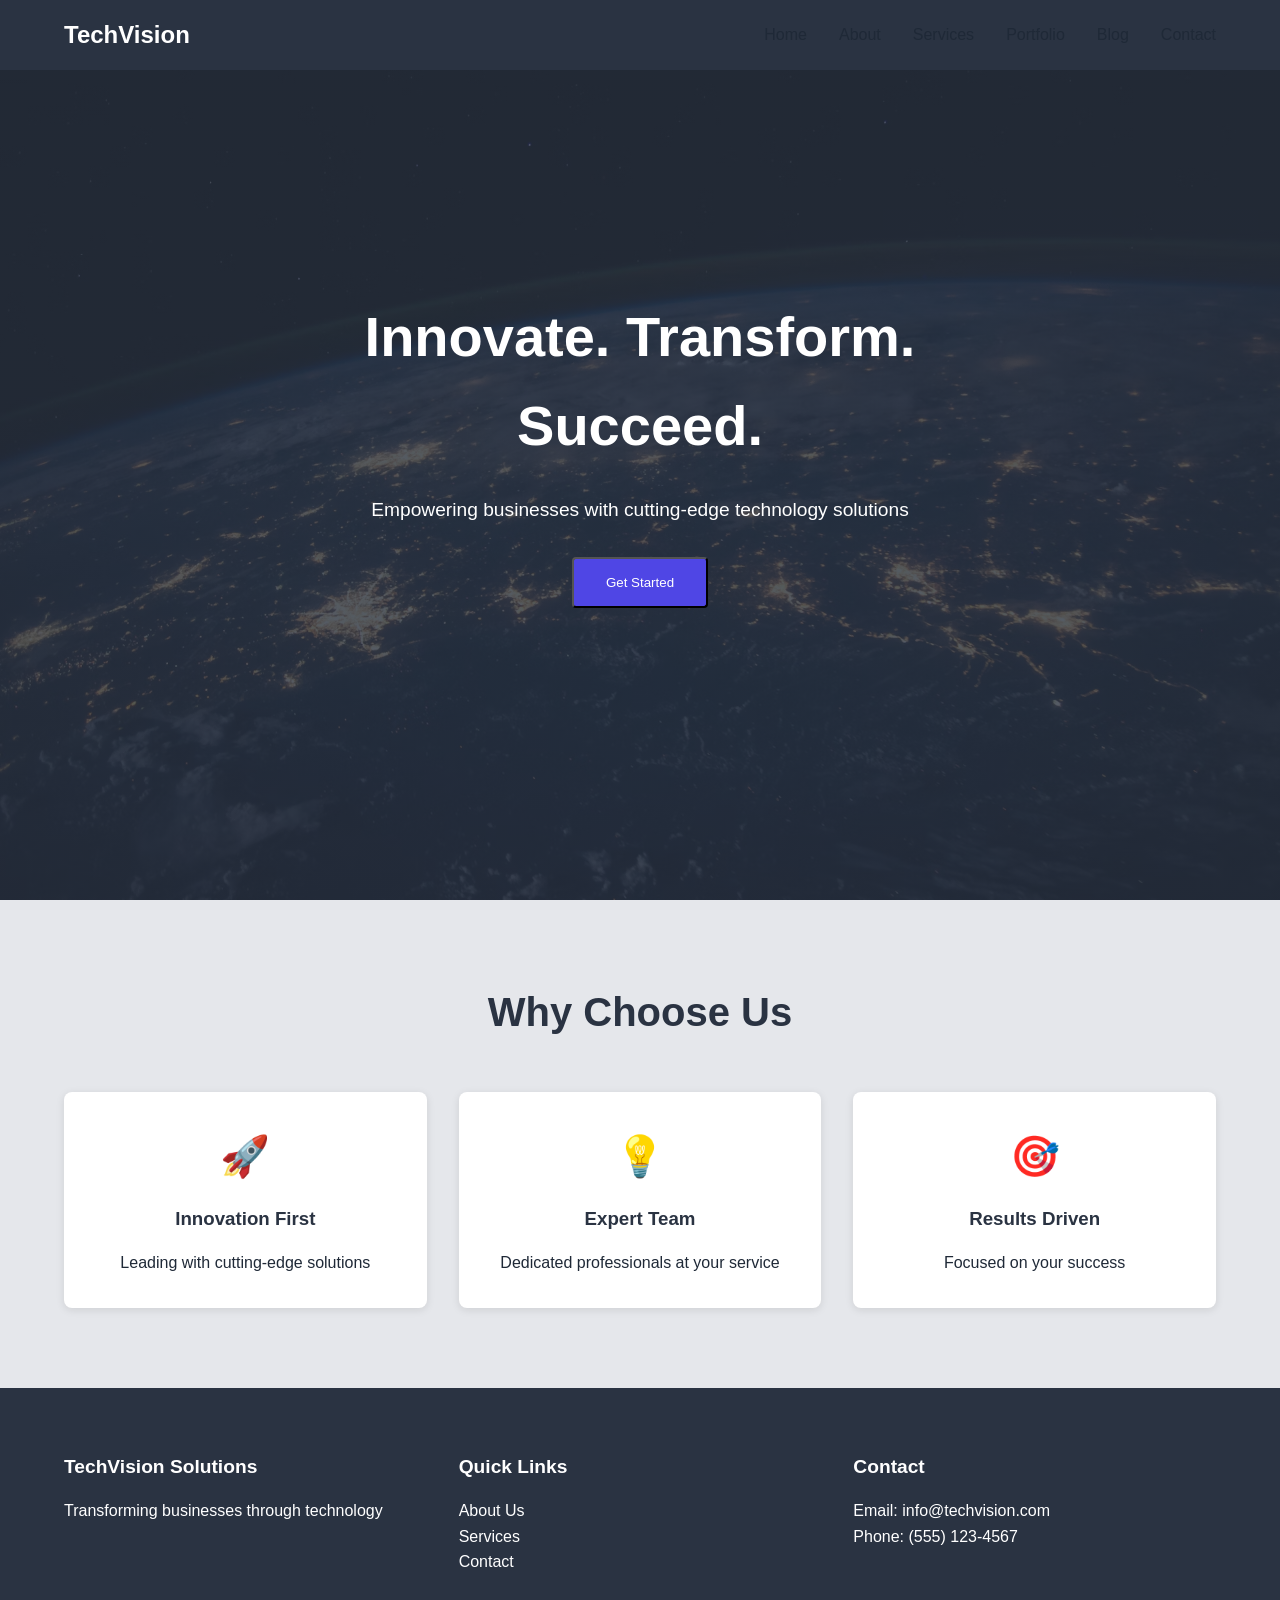
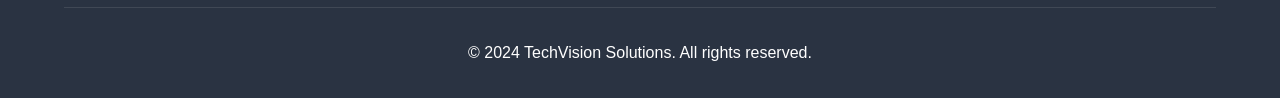
<file: src/index.html>
<!DOCTYPE html>
<html lang="en">

<head>
    <meta charset="UTF-8">
    <meta name="viewport" content="width=device-width, initial-scale=1.0">
    <title>TechVision Solutions</title>
    <link rel="stylesheet" href="../styles/common.css">
    <link rel="stylesheet" href="../styles/index.css">
</head>

<body>
    <nav class="navbar">
        <div class="nav-brand"><a href="index.html">TechVision</a></div>

        <ul class="nav-links">
            <li>Home</li>
            <li>About</li>
            <li>Services</li>
            <li>Portfolio</li>
            <li>Blog</li>
            <li>Contact</li>
        </ul>
    </nav>

    <header class="hero">
        <div class="hero-content">
            <h1 class="fade-in">Innovate. Transform. Succeed.</h1>
            <p class="slide-up">Empowering businesses with cutting-edge technology solutions</p>
            <button class="cta-button pulse">Get Started</button>
        </div>
    </header>

    <main>
        <section class="features">
            <h2>Why Choose Us</h2>
            <div class="feature-grid">
                <div class="feature-card">
                    <div class="icon">🚀</div>
                    <h3>Innovation First</h3>
                    <p>Leading with cutting-edge solutions</p>
                </div>
                <div class="feature-card">
                    <div class="icon">💡</div>
                    <h3>Expert Team</h3>
                    <p>Dedicated professionals at your service</p>
                </div>
                <div class="feature-card">
                    <div class="icon">🎯</div>
                    <h3>Results Driven</h3>
                    <p>Focused on your success</p>
                </div>
            </div>
        </section>
    </main>

    <footer>
        <div class="footer-content">
            <div class="footer-section">
                <h4>TechVision Solutions</h4>
                <p>Transforming businesses through technology</p>
            </div>
            <div class="footer-section">
                <h4>Quick Links</h4>
                <ul>
                    <li>About Us</li>
                    <li>Services</li>
                    <li>Contact</li>
                </ul>
            </div>
            <div class="footer-section">
                <h4>Contact</h4>
                <p>Email: info@techvision.com</p>
                <p>Phone: (555) 123-4567</p>
            </div>
        </div>
        <div class="footer-bottom">
            <p>&copy; 2024 TechVision Solutions. All rights reserved.</p>
        </div>
    </footer>
</body>

</html>
</file>
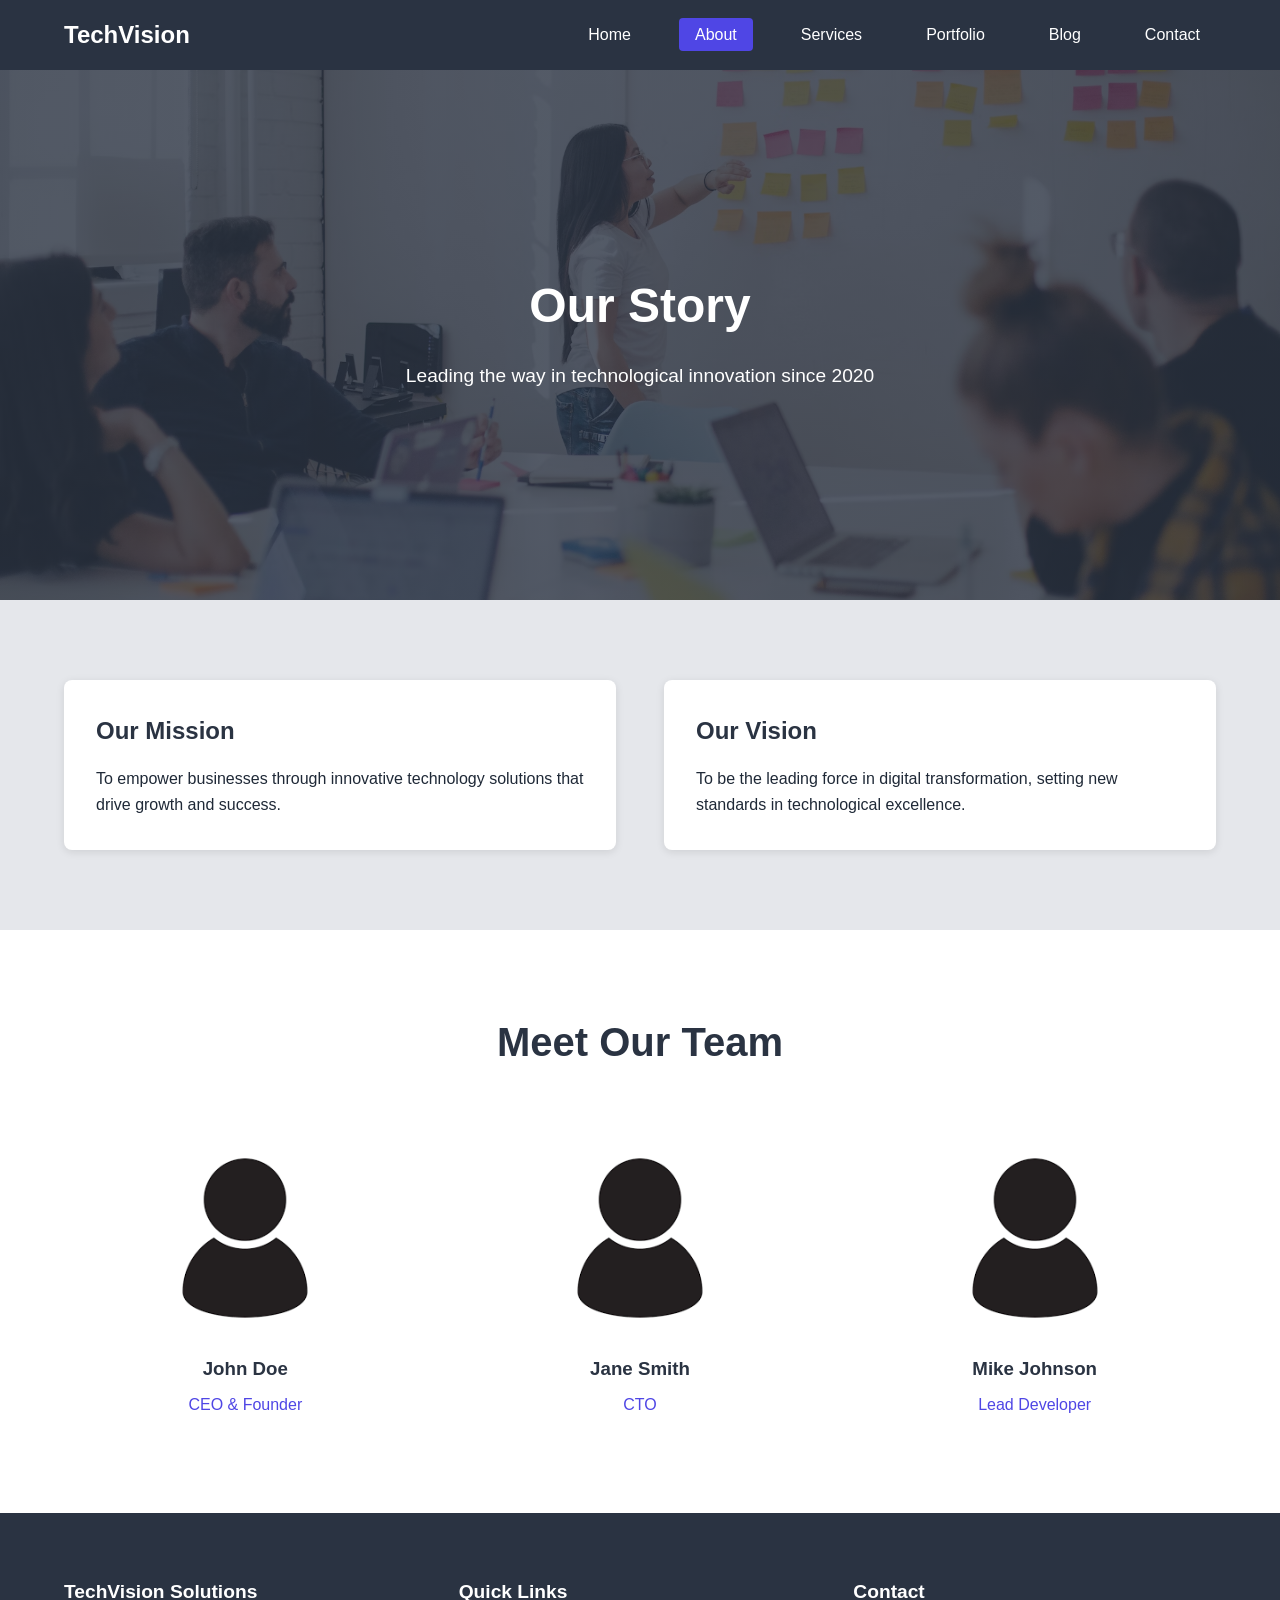
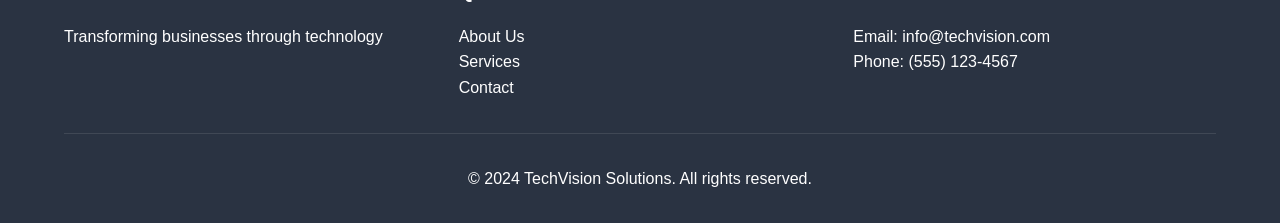
<file: src/about.html>
<!DOCTYPE html>
<html lang="en">

<head>
    <meta charset="UTF-8">
    <meta name="viewport" content="width=device-width, initial-scale=1.0">
    <title>About Us - TechVision Solutions</title>
    <link rel="stylesheet" href="../styles/common.css">
    <link rel="stylesheet" href="../styles/about.css">
</head>

<body>
    <nav class="navbar">
        <div class="nav-brand"><a href="index.html">TechVision</a></div>
        <ul class="nav-links">
            <li><a href="index.html">Home</a></li>
            <li><a href="about.html" class="active">About</a></li>
            <li><a href="services.html">Services</a></li>
            <li><a href="portfolio.html">Portfolio</a></li>
            <li><a href="blog.html">Blog</a></li>
            <li><a href="contact.html">Contact</a></li>
        </ul>
    </nav>

    <main>
        <section class="about-hero">
            <div class="about-content fade-in">
                <h1>Our Story</h1>
                <p>Leading the way in technological innovation since 2020</p>
            </div>
        </section>

        <section class="mission-vision">
            <div class="container">
                <div class="mission slide-up">
                    <h2>Our Mission</h2>
                    <p>To empower businesses through innovative technology solutions that drive growth and success.</p>
                </div>
                <div class="vision slide-up">
                    <h2>Our Vision</h2>
                    <p>To be the leading force in digital transformation, setting new standards in technological
                        excellence.</p>
                </div>
            </div>
        </section>

        <section class="team">
            <h2>Meet Our Team</h2>
            <div class="team-grid">
                <div class="team-member">
                    <div class="member-image"></div>
                    <h3>John Doe</h3>
                    <p>CEO &amp; Founder</p>
                </div>
                <div class="team-member">
                    <div class="member-image"></div>
                    <h3>Jane Smith</h3>
                    <p>CTO</p>
                </div>
                <div class="team-member">
                    <div class="member-image"></div>
                    <h3>Mike Johnson</h3>
                    <p>Lead Developer</p>
                </div>
            </div>
        </section>
    </main>

    <footer>
        <div class="footer-content">
            <div class="footer-section">
                <h4>TechVision Solutions</h4>
                <p>Transforming businesses through technology</p>
            </div>
            <div class="footer-section">
                <h4>Quick Links</h4>
                <ul>
                    <li><a href="about.html">About Us</a></li>
                    <li><a href="services.html">Services</a></li>
                    <li><a href="contact.html">Contact</a></li>
                </ul>
            </div>
            <div class="footer-section">
                <h4>Contact</h4>
                <p>Email: info@techvision.com</p>
                <p>Phone: (555) 123-4567</p>
            </div>
        </div>
        <div class="footer-bottom">
            <p>&copy; 2024 TechVision Solutions. All rights reserved.</p>
        </div>
    </footer>
</body>

</html>
</file>
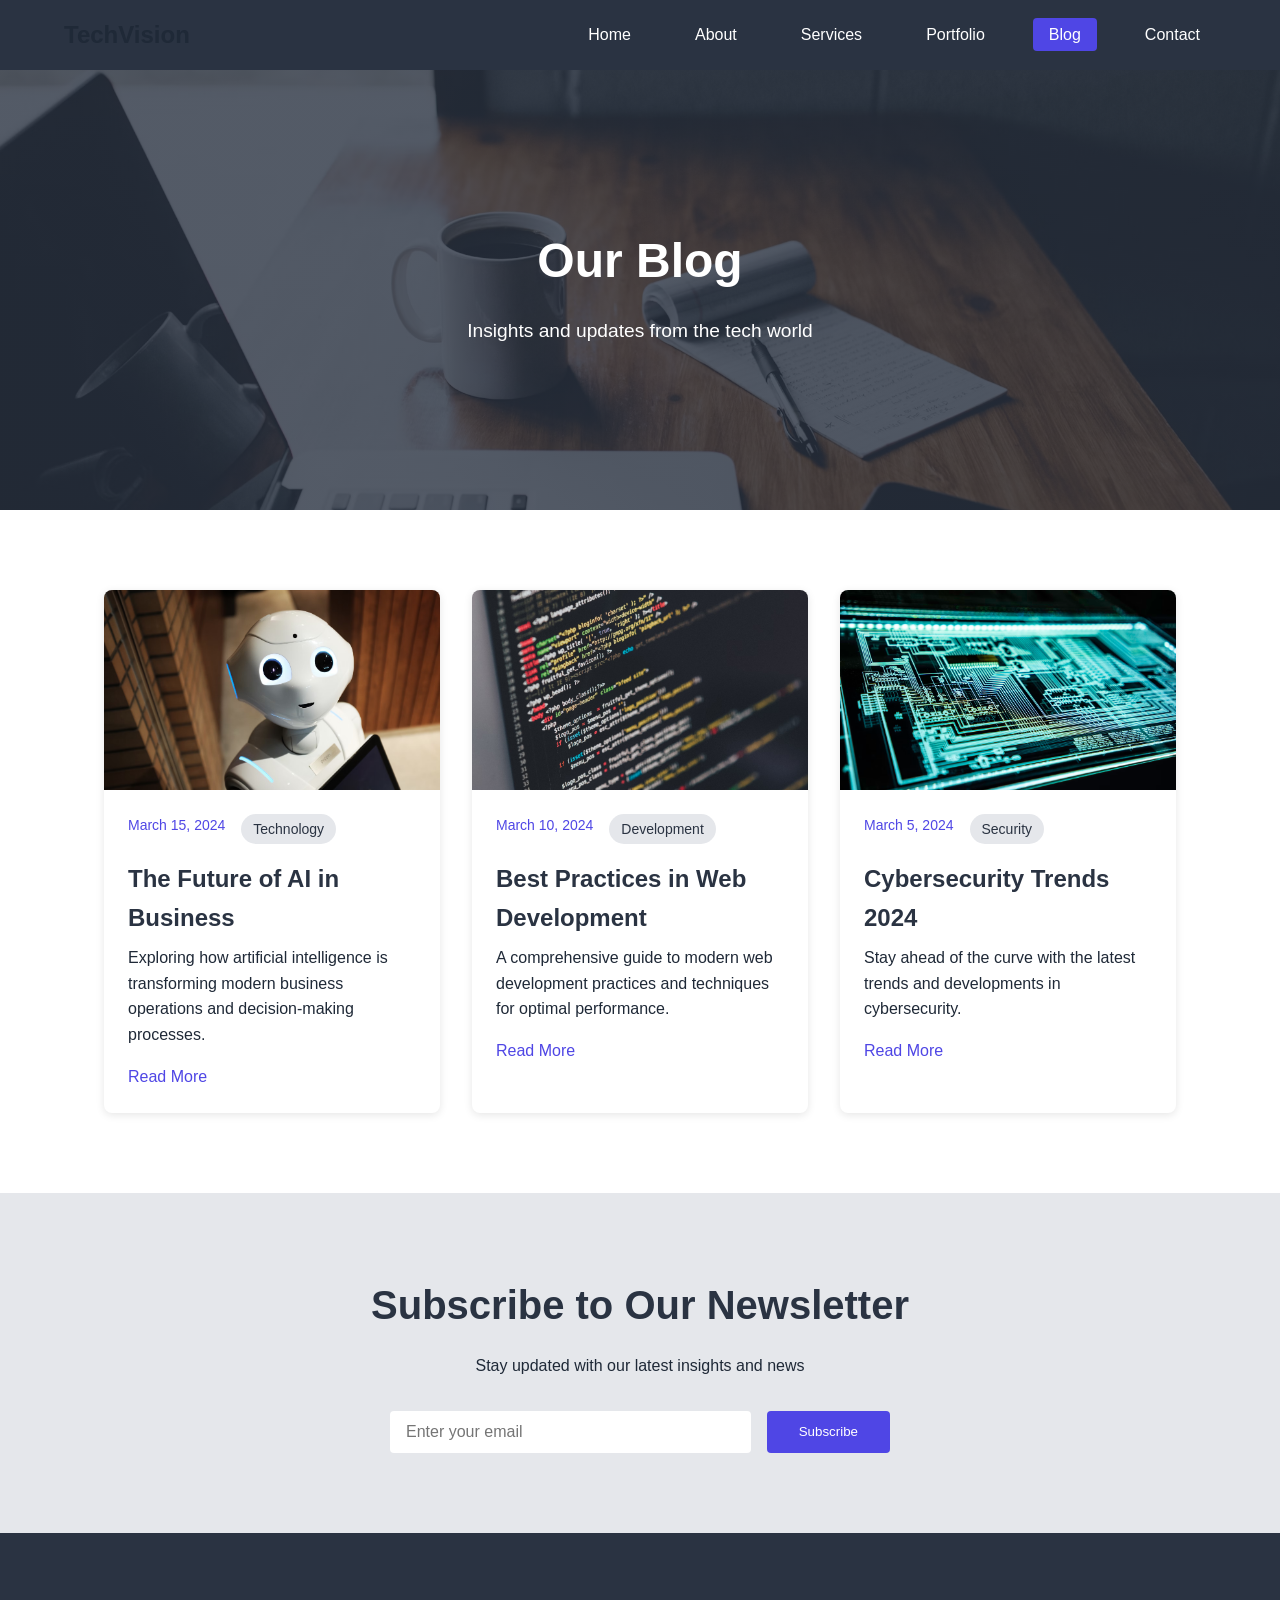
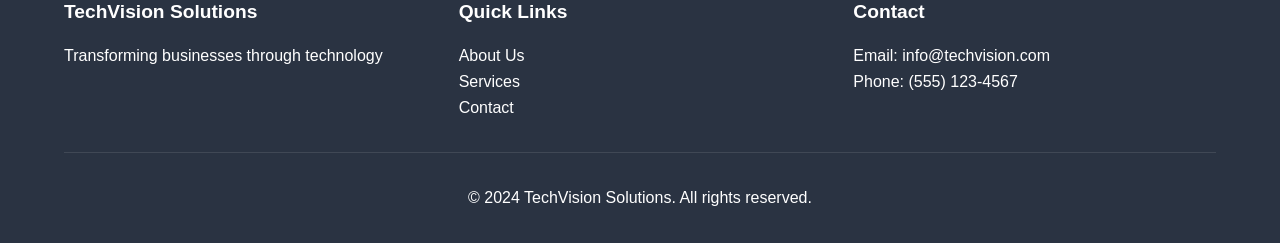
<file: src/blog.html>
<!DOCTYPE html>
<html lang="en">
<head>
    <meta charset="UTF-8">
    <meta name="viewport" content="width=device-width, initial-scale=1.0">
    <title>Blog - TechVision Solutions</title>
    <link rel="stylesheet" href="../styles/common.css">
    <link rel="stylesheet" href="../styles/blog.css">
</head>
<body>
    <nav class="navbar">
        <div class="nav-brand">TechVision</div>
        <ul class="nav-links">
            <li><a href="index.html">Home</a></li>
            <li><a href="about.html">About</a></li>
            <li><a href="services.html">Services</a></li>
            <li><a href="portfolio.html">Portfolio</a></li>
            <li><a href="blog.html" class="active">Blog</a></li>
            <li><a href="contact.html">Contact</a></li>
        </ul>
    </nav>

    <header class="blog-hero">
        <div class="blog-content">
            <h1 class="fade-in">Our Blog</h1>
            <p class="slide-up">Insights and updates from the tech world</p>
        </div>
    </header>

    <main>
        <section class="blog-grid">
            <article class="blog-post">
                <div class="post-image"></div>
                <div class="post-content">
                    <div class="post-meta">
                        <span class="date">March 15, 2024</span>
                        <span class="category">Technology</span>
                    </div>
                    <h2>The Future of AI in Business</h2>
                    <p>Exploring how artificial intelligence is transforming modern business operations and decision-making processes.</p>
                    <a href="#" class="read-more">Read More</a>
                </div>
            </article>

            <article class="blog-post">
                <div class="post-image"></div>
                <div class="post-content">
                    <div class="post-meta">
                        <span class="date">March 10, 2024</span>
                        <span class="category">Development</span>
                    </div>
                    <h2>Best Practices in Web Development</h2>
                    <p>A comprehensive guide to modern web development practices and techniques for optimal performance.</p>
                    <a href="#" class="read-more">Read More</a>
                </div>
            </article>

            <article class="blog-post">
                <div class="post-image"></div>
                <div class="post-content">
                    <div class="post-meta">
                        <span class="date">March 5, 2024</span>
                        <span class="category">Security</span>
                    </div>
                    <h2>Cybersecurity Trends 2024</h2>
                    <p>Stay ahead of the curve with the latest trends and developments in cybersecurity.</p>
                    <a href="#" class="read-more">Read More</a>
                </div>
            </article>
        </section>

        <section class="newsletter">
            <h2>Subscribe to Our Newsletter</h2>
            <p>Stay updated with our latest insights and news</p>
            <form class="newsletter-form">
                <input type="email" placeholder="Enter your email" required>
                <button type="submit">Subscribe</button>
            </form>
        </section>
    </main>

    <footer>
        <div class="footer-content">
            <div class="footer-section">
                <h4>TechVision Solutions</h4>
                <p>Transforming businesses through technology</p>
            </div>
            <div class="footer-section">
                <h4>Quick Links</h4>
                <ul>
                    <li><a href="about.html">About Us</a></li>
                    <li><a href="services.html">Services</a></li>
                    <li><a href="contact.html">Contact</a></li>
                </ul>
            </div>
            <div class="footer-section">
                <h4>Contact</h4>
                <p>Email: info@techvision.com</p>
                <p>Phone: (555) 123-4567</p>
            </div>
        </div>
        <div class="footer-bottom">
            <p>&copy; 2024 TechVision Solutions. All rights reserved.</p>
        </div>
    </footer>
</body>
</html>
</file>
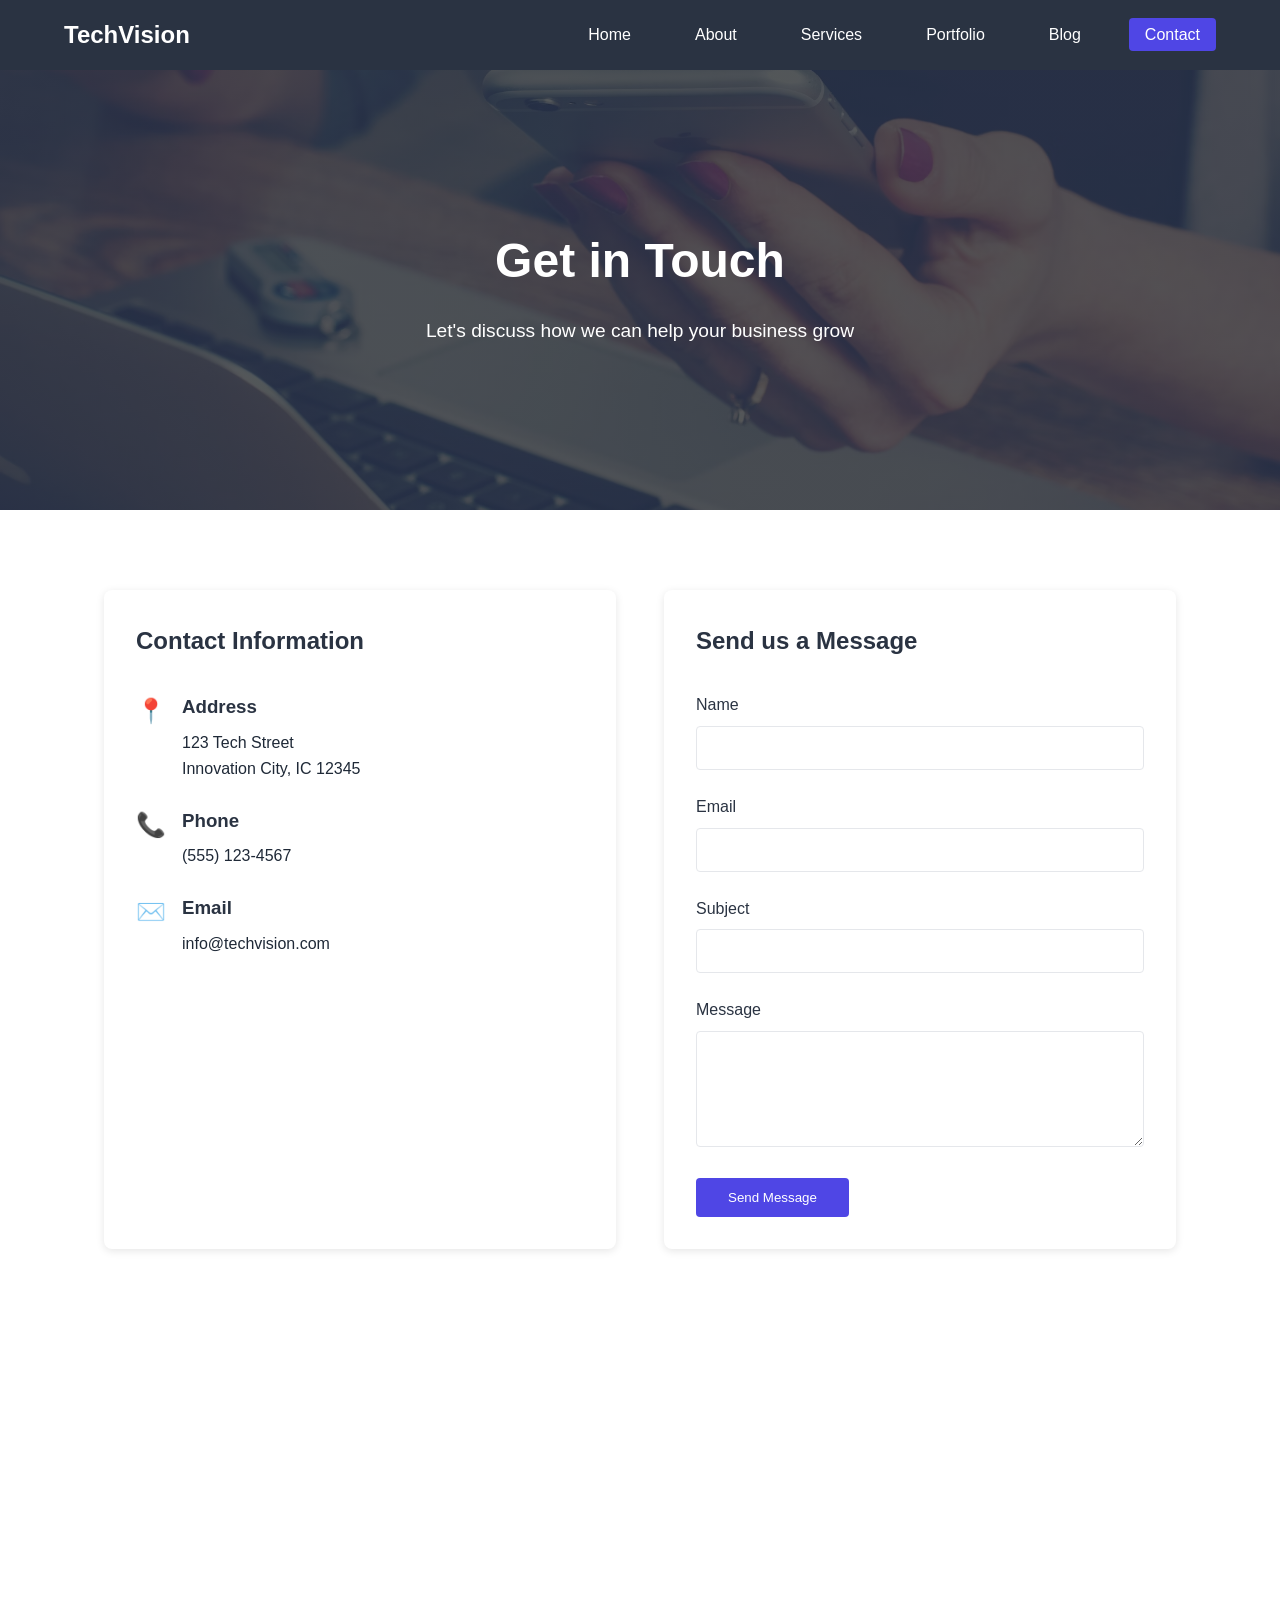
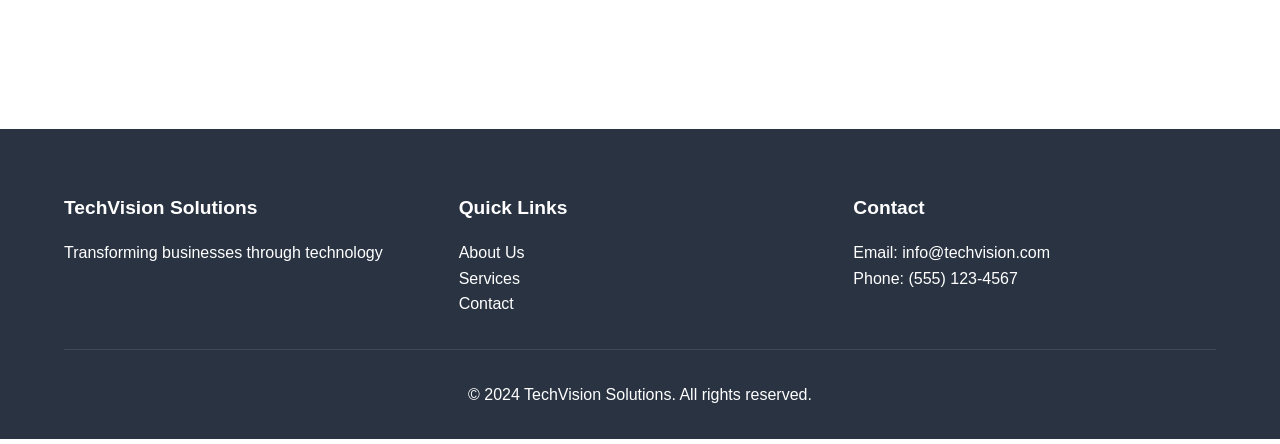
<file: src/contact.html>
<!DOCTYPE html>
<html lang="en">

<head>
    <meta charset="UTF-8">
    <meta name="viewport" content="width=device-width, initial-scale=1.0">
    <title>Contact - TechVision Solutions</title>
    <link rel="stylesheet" href="../styles/common.css">
    <link rel="stylesheet" href="../styles/contact.css">
</head>

<body>
    <nav class="navbar">
        <div class="nav-brand"><a href="index.html">TechVision</a></div>
        <ul class="nav-links">
            <li><a href="index.html">Home</a></li>
            <li><a href="about.html">About</a></li>
            <li><a href="services.html">Services</a></li>
            <li><a href="portfolio.html">Portfolio</a></li>
            <li><a href="blog.html">Blog</a></li>
            <li><a href="contact.html" class="active">Contact</a></li>
        </ul>
    </nav>

    <header class="contact-hero">
        <div class="contact-content">
            <h1 class="fade-in">Get in Touch</h1>
            <p class="slide-up">Let's discuss how we can help your business grow</p>
        </div>
    </header>

    <main>
        <section class="contact-grid">
            <div class="contact-info">
                <h2>Contact Information</h2>
                <div class="info-item">
                    <div class="icon">📍</div>
                    <div class="details">
                        <h3>Address</h3>
                        <p>123 Tech Street<br>Innovation City, IC 12345</p>
                    </div>
                </div>
                <div class="info-item">
                    <div class="icon">📞</div>
                    <div class="details">
                        <h3>Phone</h3>
                        <p>(555) 123-4567</p>
                    </div>
                </div>
                <div class="info-item">
                    <div class="icon">✉️</div>
                    <div class="details">
                        <h3>Email</h3>
                        <p>info@techvision.com</p>
                    </div>
                </div>
            </div>

            <div class="contact-form">
                <h2>Send us a Message</h2>
                <form>
                    <div class="form-group">
                        <label for="name">Name</label>
                        <input type="text" id="name" name="name" required>
                    </div>
                    <div class="form-group">
                        <label for="email">Email</label>
                        <input type="email" id="email" name="email" required>
                    </div>
                    <div class="form-group">
                        <label for="subject">Subject</label>
                        <input type="text" id="subject" name="subject" required>
                    </div>
                    <div class="form-group">
                        <label for="message">Message</label>
                        <textarea id="message" name="message" rows="5" required></textarea>
                    </div>
                    <button type="submit">Send Message</button>
                </form>
            </div>
        </section>

        <section class="map">
            <div class="map-container">
                <iframe src="https://www.google.com/maps/embed?pb=!1m18!1m12!1m3!1d202844.8913472017!2d-122.04109805!3d37.40280355!2m3!1f0!2f0!3f0!3m2!1i1024!2i768!4f13.1!3m3!1m2!1s0x808fb68ad0cfc739%3A0x7eb356b66bd4b50e!2sSilicon%20Valley%2C%20CA%2C%20USA!5e0!3m2!1sen!2s!4v1738187720674!5m2!1sen!2s"
                        allowfullscreen="" loading="lazy" referrerpolicy="no-referrer-when-downgrade"></iframe>
            </div>
        </section>


    </main>

    <footer>
        <div class="footer-content">
            <div class="footer-section">
                <h4>TechVision Solutions</h4>
                <p>Transforming businesses through technology</p>
            </div>
            <div class="footer-section">
                <h4>Quick Links</h4>
                <ul>
                    <li><a href="about.html">About Us</a></li>
                    <li><a href="services.html">Services</a></li>
                    <li><a href="contact.html">Contact</a></li>
                </ul>
            </div>
            <div class="footer-section">
                <h4>Contact</h4>
                <p>Email: info@techvision.com</p>
                <p>Phone: (555) 123-4567</p>
            </div>
        </div>
        <div class="footer-bottom">
            <p>&copy; 2024 TechVision Solutions. All rights reserved.</p>
        </div>
    </footer>
</body>

</html>
</file>
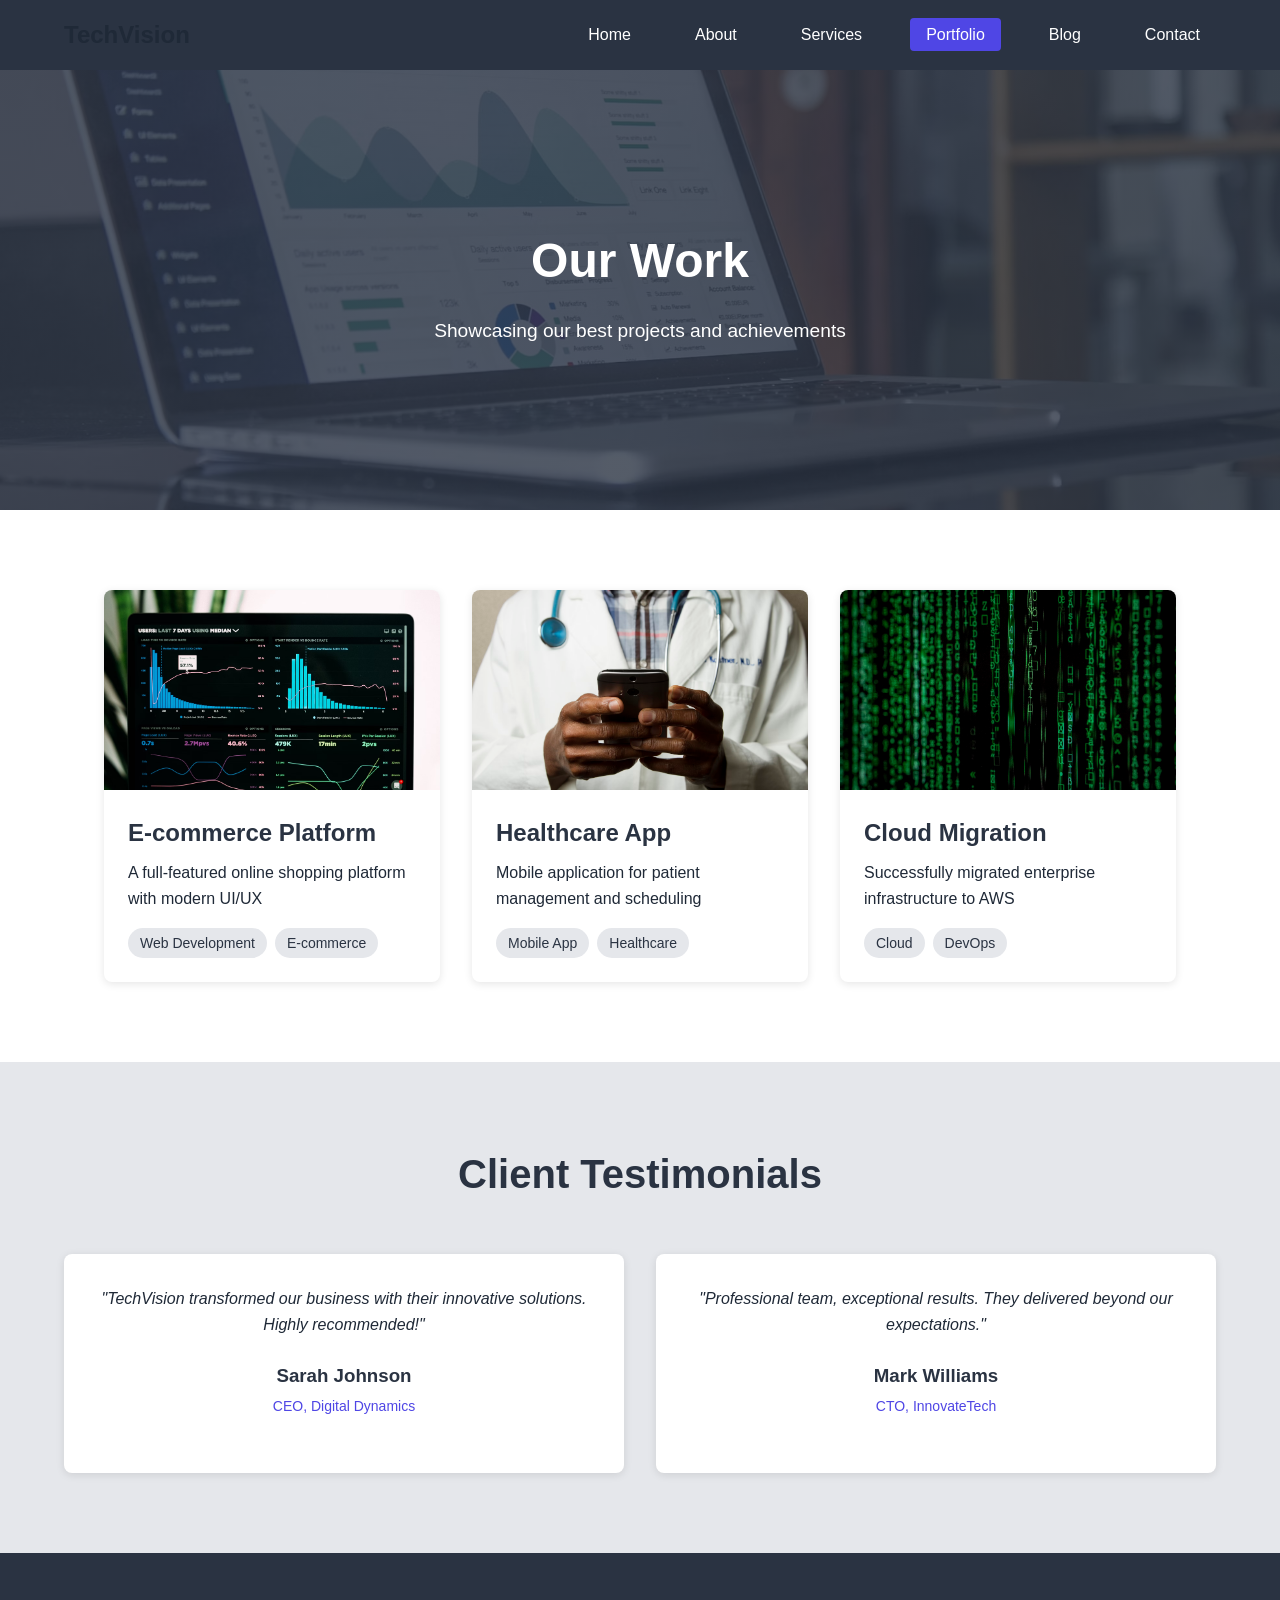
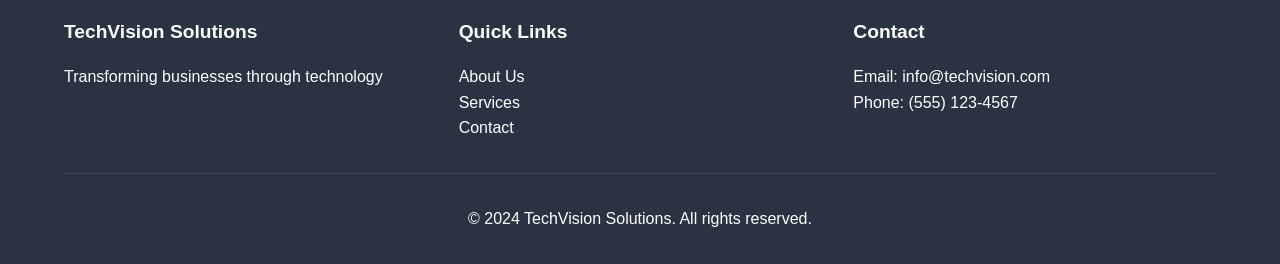
<file: src/portfolio.html>
<!DOCTYPE html>
<html lang="en">

<head>
    <meta charset="UTF-8">
    <meta name="viewport" content="width=device-width, initial-scale=1.0">
    <title>Portfolio - TechVision Solutions</title>
    <link rel="stylesheet" href="../styles/common.css">
    <link rel="stylesheet" href="../styles/portfolio.css">
</head>

<body>
    <nav class="navbar">
        <div class="nav-brand">TechVision</div>
        <ul class="nav-links">
            <li><a href="index.html">Home</a></li>
            <li><a href="about.html">About</a></li>
            <li><a href="services.html">Services</a></li>
            <li><a href="portfolio.html" class="active">Portfolio</a></li>
            <li><a href="blog.html">Blog</a></li>
            <li><a href="contact.html">Contact</a></li>
        </ul>
    </nav>

    <header class="portfolio-hero">
        <div class="portfolio-content">
            <h1 class="fade-in">Our Work</h1>
            <p class="slide-up">Showcasing our best projects and achievements</p>
        </div>
    </header>

    <main>
        <section class="portfolio-grid">
            <div class="portfolio-item">
                <div class="portfolio-image"></div>
                <div class="portfolio-info">
                    <h2>E-commerce Platform</h2>
                    <p>A full-featured online shopping platform with modern UI/UX</p>
                    <div class="tags">
                        <span>Web Development</span>
                        <span>E-commerce</span>
                    </div>
                </div>
            </div>
            <div class="portfolio-item">
                <div class="portfolio-image"></div>
                <div class="portfolio-info">
                    <h2>Healthcare App</h2>
                    <p>Mobile application for patient management and scheduling</p>
                    <div class="tags">
                        <span>Mobile App</span>
                        <span>Healthcare</span>
                    </div>
                </div>
            </div>
            <div class="portfolio-item">
                <div class="portfolio-image"></div>
                <div class="portfolio-info">
                    <h2>Cloud Migration</h2>
                    <p>Successfully migrated enterprise infrastructure to AWS</p>
                    <div class="tags">
                        <span>Cloud</span>
                        <span>DevOps</span>
                    </div>
                </div>
            </div>
        </section>

        <section class="testimonials">
            <h2>Client Testimonials</h2>
            <div class="testimonials-grid">
                <div class="testimonial-card">
                    <p>"TechVision transformed our business with their innovative solutions. Highly recommended!"</p>
                    <div class="client-info">
                        <h3>Sarah Johnson</h3>
                        <p>CEO, Digital Dynamics</p>
                    </div>
                </div>
                <div class="testimonial-card">
                    <p>"Professional team, exceptional results. They delivered beyond our expectations."</p>
                    <div class="client-info">
                        <h3>Mark Williams</h3>
                        <p>CTO, InnovateTech</p>
                    </div>
                </div>
            </div>
        </section>
    </main>

    <footer>
        <div class="footer-content">
            <div class="footer-section">
                <h4>TechVision Solutions</h4>
                <p>Transforming businesses through technology</p>
            </div>
            <div class="footer-section">
                <h4>Quick Links</h4>
                <ul>
                    <li><a href="about.html">About Us</a></li>
                    <li><a href="services.html">Services</a></li>
                    <li><a href="contact.html">Contact</a></li>
                </ul>
            </div>
            <div class="footer-section">
                <h4>Contact</h4>
                <p>Email: info@techvision.com</p>
                <p>Phone: (555) 123-4567</p>
            </div>
        </div>
        <div class="footer-bottom">
            <p>&copy; 2024 TechVision Solutions. All rights reserved.</p>
        </div>
    </footer>
</body>

</html>
</file>
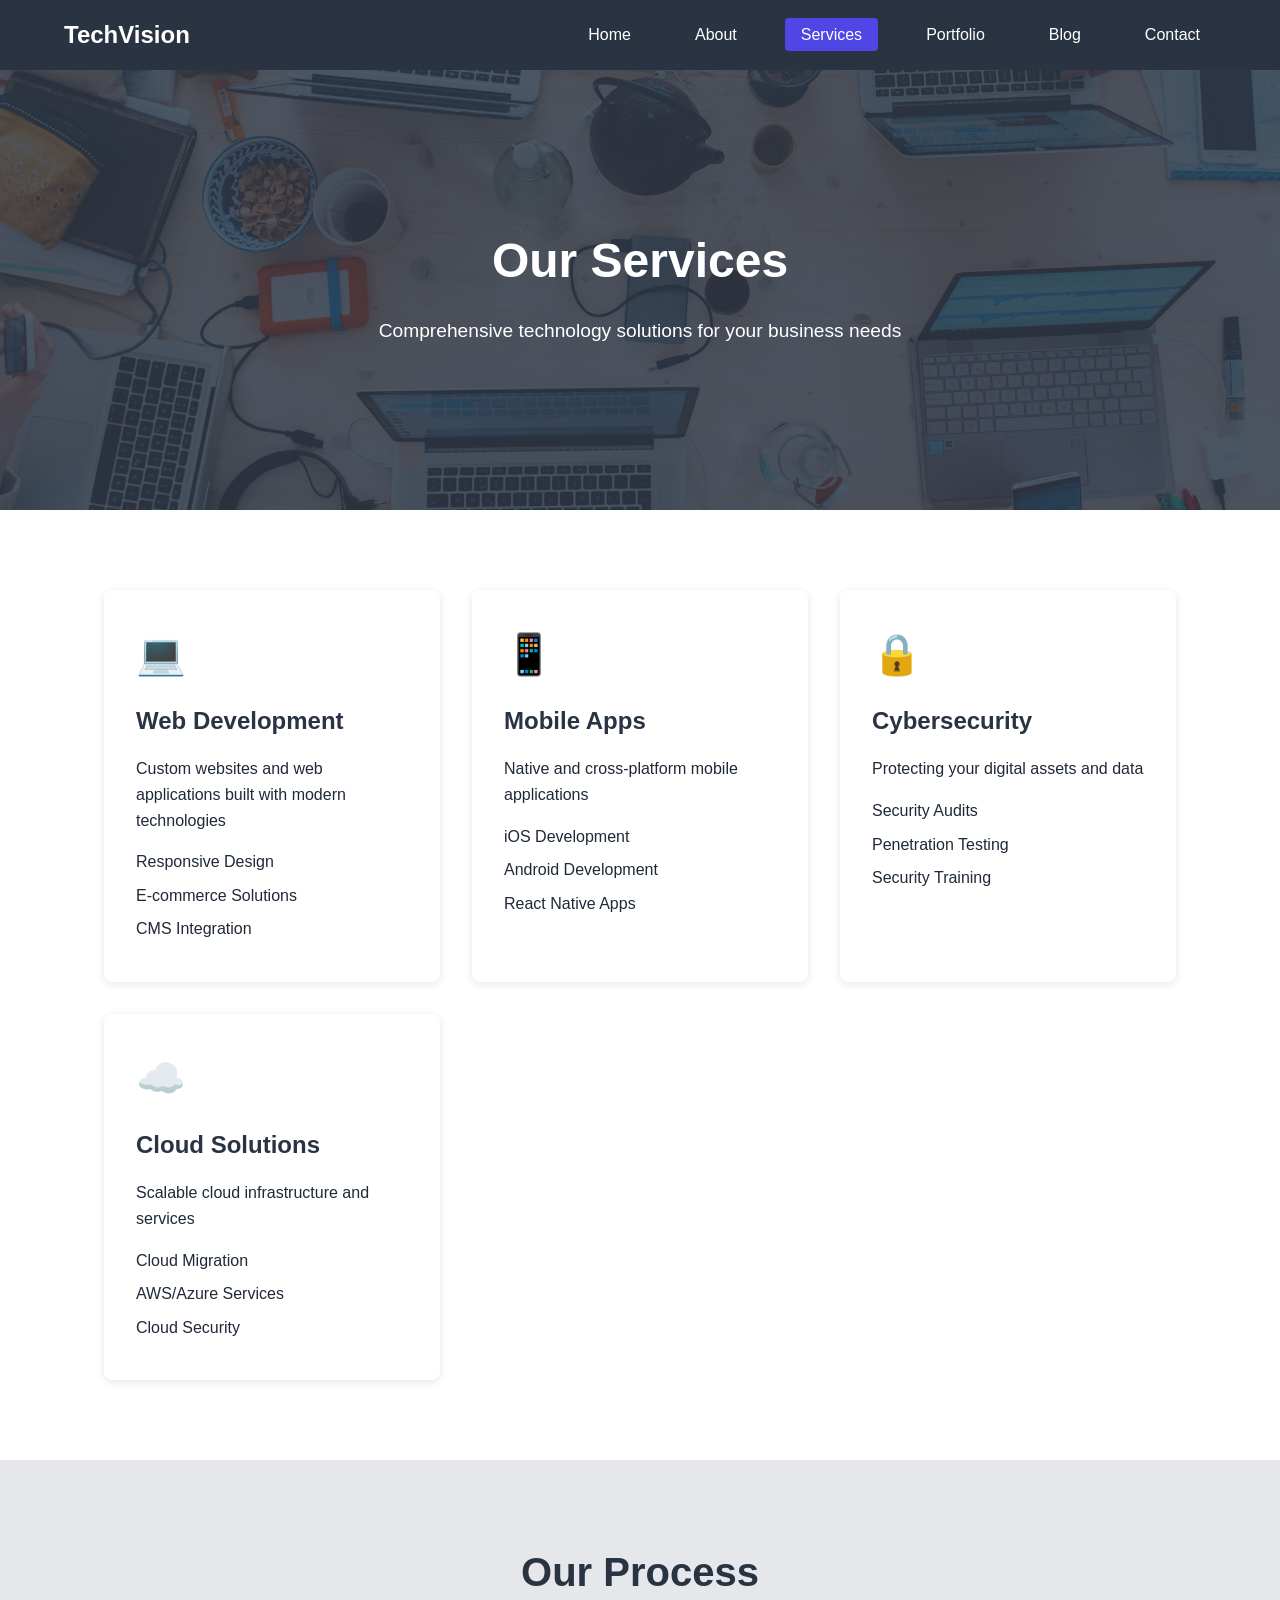
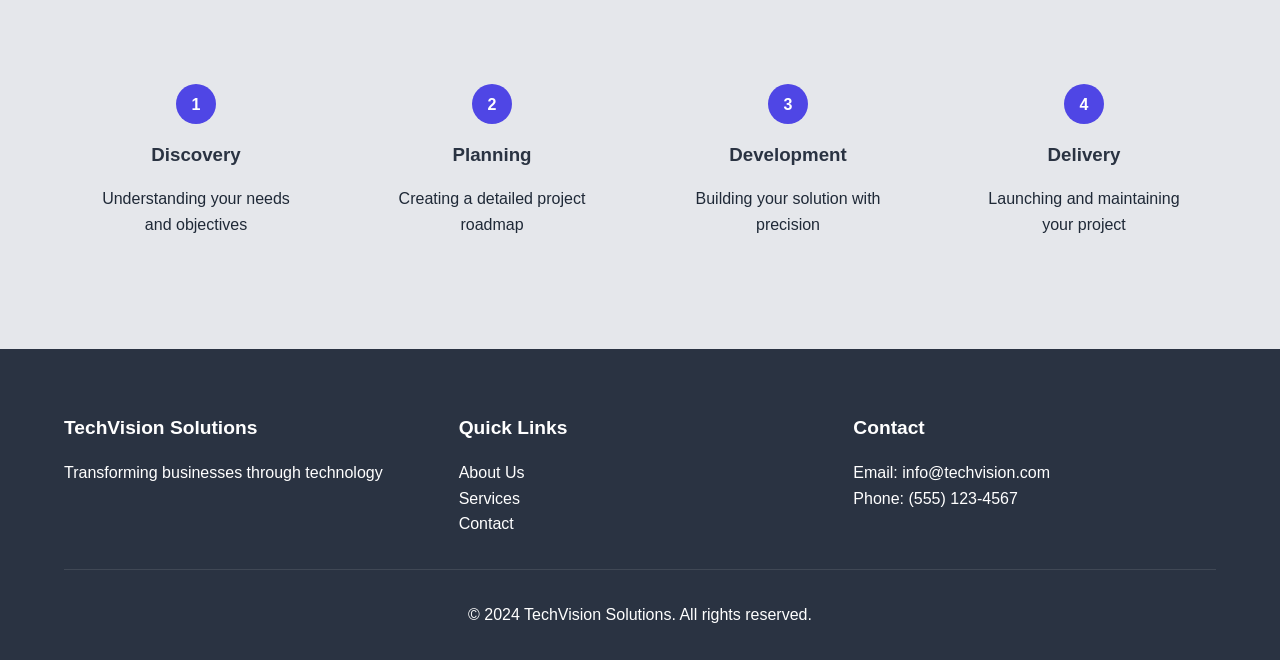
<file: src/services.html>
<!DOCTYPE html>
<html lang="en">

<head>
    <meta charset="UTF-8">
    <meta name="viewport" content="width=device-width, initial-scale=1.0">
    <title>Services - TechVision Solutions</title>
    <link rel="stylesheet" href="../styles/common.css">
    <link rel="stylesheet" href="../styles/services.css">
</head>

<body>
    <nav class="navbar">
        <div class="nav-brand"><a href="index.html">TechVision</a></div>
        <ul class="nav-links">
            <li><a href="index.html">Home</a></li>
            <li><a href="about.html">About</a></li>
            <li><a href="services.html" class="active">Services</a></li>
            <li><a href="portfolio.html">Portfolio</a></li>
            <li><a href="blog.html">Blog</a></li>
            <li><a href="contact.html">Contact</a></li>
        </ul>
    </nav>

    <header class="services-hero">
        <div class="services-content">
            <h1 class="fade-in">Our Services</h1>
            <p class="slide-up">Comprehensive technology solutions for your business needs</p>
        </div>
    </header>

    <main>
        <section class="services-grid">
            <div class="service-card">
                <div class="service-icon">💻</div>
                <h2>Web Development</h2>
                <p>Custom websites and web applications built with modern technologies</p>
                <ul>
                    <li>Responsive Design</li>
                    <li>E-commerce Solutions</li>
                    <li>CMS Integration</li>
                </ul>
            </div>
            <div class="service-card">
                <div class="service-icon">📱</div>
                <h2>Mobile Apps</h2>
                <p>Native and cross-platform mobile applications</p>
                <ul>
                    <li>iOS Development</li>
                    <li>Android Development</li>
                    <li>React Native Apps</li>
                </ul>
            </div>
            <div class="service-card">
                <div class="service-icon">🔒</div>
                <h2>Cybersecurity</h2>
                <p>Protecting your digital assets and data</p>
                <ul>
                    <li>Security Audits</li>
                    <li>Penetration Testing</li>
                    <li>Security Training</li>
                </ul>
            </div>
            <div class="service-card">
                <div class="service-icon">☁️</div>
                <h2>Cloud Solutions</h2>
                <p>Scalable cloud infrastructure and services</p>
                <ul>
                    <li>Cloud Migration</li>
                    <li>AWS/Azure Services</li>
                    <li>Cloud Security</li>
                </ul>
            </div>
        </section>

        <section class="process">
            <h2>Our Process</h2>
            <div class="process-steps">
                <div class="step">
                    <div class="step-number">1</div>
                    <h3>Discovery</h3>
                    <p>Understanding your needs and objectives</p>
                </div>
                <div class="step">
                    <div class="step-number">2</div>
                    <h3>Planning</h3>
                    <p>Creating a detailed project roadmap</p>
                </div>
                <div class="step">
                    <div class="step-number">3</div>
                    <h3>Development</h3>
                    <p>Building your solution with precision</p>
                </div>
                <div class="step">
                    <div class="step-number">4</div>
                    <h3>Delivery</h3>
                    <p>Launching and maintaining your project</p>
                </div>
            </div>
        </section>
    </main>

    <footer>
        <div class="footer-content">
            <div class="footer-section">
                <h4>TechVision Solutions</h4>
                <p>Transforming businesses through technology</p>
            </div>
            <div class="footer-section">
                <h4>Quick Links</h4>
                <ul>
                    <li><a href="about.html">About Us</a></li>
                    <li><a href="services.html">Services</a></li>
                    <li><a href="contact.html">Contact</a></li>
                </ul>
            </div>
            <div class="footer-section">
                <h4>Contact</h4>
                <p>Email: info@techvision.com</p>
                <p>Phone: (555) 123-4567</p>
            </div>
        </div>
        <div class="footer-bottom">
            <p>&copy; 2024 TechVision Solutions. All rights reserved.</p>
        </div>
    </footer>
</body>

</html>
</file>
<file: styles/common.css>
:root {
    --primary-color: #2A3342;
    --secondary-color: #4F46E5;
    --accent-color: #E5E7EB;
    --text-light: #FFFFFF;
    --text-dark: #1F2937;
    --transition: all 0.3s ease;
}

* {
    margin: 0;
    padding: 0;
    box-sizing: border-box;
}

body {
    font-family: 'Inter', sans-serif;
    line-height: 1.6;
    color: var(--text-dark);
}

.navbar {
    background-color: var(--primary-color);
    padding: 1rem 5%;
    position: fixed;
    width: 100%;
    top: 0;
    z-index: 1000;
    display: flex;
    justify-content: space-between;
    align-items: center;
}

.nav-brand {
    font-size: 1.5rem;
    font-weight: bold;
    cursor: pointer;
}
.nav-brand a {
    color: var(--text-light);
    text-decoration: none;
}

.nav-links {
    display: flex;
    list-style: none;
    gap: 2rem;
}

.nav-links a {
    color: var(--text-light);
    text-decoration: none;
    transition: var(--transition);
    padding: 0.5rem 1rem;
    border-radius: 4px;
}

.nav-links a:hover,
.nav-links a.active {
    background-color: var(--secondary-color);
}

footer {
    background-color: var(--primary-color);
    color: var(--text-light);
    padding: 4rem 5% 2rem;
}

.footer-content {
    display: grid;
    grid-template-columns: repeat(auto-fit, minmax(250px, 1fr));
    gap: 2rem;
    margin-bottom: 2rem;
}

.footer-section h4 {
    margin-bottom: 1rem;
    font-size: 1.2rem;
}

.footer-section ul {
    list-style: none;
}

.footer-section a {
    color: var(--text-light);
    text-decoration: none;
    transition: var(--transition);
}

.footer-section a:hover {
    color: var(--secondary-color);
}

.footer-bottom {
    text-align: center;
    padding-top: 2rem;
    border-top: 1px solid rgba(255, 255, 255, 0.1);
}

.fade-in {
    animation: fadeIn 1s ease-in;
}

.slide-up {
    animation: slideUp 0.8s ease-out;
}

.pulse {
    animation: pulse 2s infinite;
}

@keyframes fadeIn {
    from { opacity: 0; }
    to { opacity: 1; }
}

@keyframes slideUp {
    from {
        opacity: 0;
        transform: translateY(20px);
    }
    to {
        opacity: 1;
        transform: translateY(0);
    }
}

@keyframes pulse {
    0% { transform: scale(1); }
    50% { transform: scale(1.05); }
    100% { transform: scale(1); }
}

@media (max-width: 768px) {
    .nav-links {
        display: none;
    }
    
    .footer-content {
        grid-template-columns: 1fr;
    }
}
</file>
<file: styles/index.css>
.hero {
    height: 100vh;
    background: linear-gradient(rgba(42, 51, 66, 0.8), rgba(42, 51, 66, 0.8)),
                url('../assets/home-hero-section.png') center/cover;
    display: flex;
    align-items: center;
    justify-content: center;
    text-align: center;
    color: var(--text-light);
    padding: 0 5%;
}

.hero-content {
    max-width: 800px;
}

.hero-content h1 {
    font-size: 3.5rem;
    margin-bottom: 1.5rem;
}

.hero-content p {
    font-size: 1.2rem;
    margin-bottom: 2rem;
}

.cta-button {
    display: inline-block;
    padding: 1rem 2rem;
    background-color: var(--secondary-color);
    color: var(--text-light);
    text-decoration: none;
    border-radius: 4px;
    transition: var(--transition);
}

.cta-button:hover {
    transform: translateY(-2px);
    box-shadow: 0 4px 12px rgba(79, 70, 229, 0.3);
}

.features {
    padding: 5rem 5%;
    background-color: var(--accent-color);
}

.features h2 {
    text-align: center;
    margin-bottom: 3rem;
    font-size: 2.5rem;
    color: var(--primary-color);
}

.feature-grid {
    display: grid;
    grid-template-columns: repeat(auto-fit, minmax(250px, 1fr));
    gap: 2rem;
    max-width: 1200px;
    margin: 0 auto;
}

.feature-card {
    background-color: var(--text-light);
    padding: 2rem;
    border-radius: 8px;
    text-align: center;
    transition: var(--transition);
    box-shadow: 0 2px 8px rgba(0, 0, 0, 0.1);
}

.feature-card:hover {
    transform: translateY(-5px);
    box-shadow: 0 4px 12px rgba(0, 0, 0, 0.15);
}

.feature-card .icon {
    font-size: 2.5rem;
    margin-bottom: 1rem;
}

.feature-card h3 {
    color: var(--primary-color);
    margin-bottom: 1rem;
}

@media (max-width: 768px) {
    .hero-content h1 {
        font-size: 2.5rem;
    }
    
    .features h2 {
        font-size: 2rem;
    }
}
</file>
<file: styles/about.css>
/* About Page Specific Styles */
.about-hero {
    height: 60vh;
    background: linear-gradient(rgba(42, 51, 66, 0.8), rgba(42, 51, 66, 0.8)),
                url('../assets/about-hero-section.png') center/cover;

    display: flex;
    align-items: center;
    justify-content: center;
    text-align: center;
    color: var(--text-light);
    padding: 0 5%;
    margin-top: 60px;
}

.about-content h1 {
    font-size: 3rem;
    margin-bottom: 1rem;
}

.about-content p {
    font-size: 1.2rem;
}

.mission-vision {
    padding: 5rem 5%;
    background-color: var(--accent-color);
}

.container {
    max-width: 1200px;
    margin: 0 auto;
    display: grid;
    grid-template-columns: repeat(2, 1fr);
    gap: 3rem;
}

.mission, .vision {
    background-color: var(--text-light);
    padding: 2rem;
    border-radius: 8px;
    box-shadow: 0 2px 8px rgba(0, 0, 0, 0.1);
}

.mission h2, .vision h2 {
    color: var(--primary-color);
    margin-bottom: 1rem;
}

.team {
    padding: 5rem 5%;
    text-align: center;
}

.team h2 {
    color: var(--primary-color);
    margin-bottom: 3rem;
    font-size: 2.5rem;
}

.team-grid {
    display: grid;
    grid-template-columns: repeat(auto-fit, minmax(250px, 1fr));
    gap: 2rem;
    max-width: 1200px;
    margin: 0 auto;
}

.team-member {
    padding: 1rem;
    transition: var(--transition);
}

.team-member:hover {
    transform: translateY(-5px);
}

.member-image {
    width: 200px;
    height: 200px;
    border-radius: 50%;
    margin: 0 auto 1rem;
    background-color: var(--accent-color);
    background-size: cover;
    background-position: center;
}

/* Add background images for team members */
.team-member:nth-child(1) .member-image {
    background-image: url('../assets/user-pic.png');
}

.team-member:nth-child(2) .member-image {
    background-image: url('../assets/user-pic.png');
}

.team-member:nth-child(3) .member-image {
    background-image: url('../assets/user-pic.png');
}

.team-member h3 {
    color: var(--primary-color);
    margin-bottom: 0.5rem;
}

.team-member p {
    color: var(--secondary-color);
}

@media (max-width: 768px) {
    .container {
        grid-template-columns: 1fr;
    }
    
    .about-hero {
        height: 50vh;
    }
    
    .about-content h1 {
        font-size: 2.5rem;
    }
}
</file>
<file: styles/blog.css>
.blog-hero {
    height: 50vh;
    background: linear-gradient(rgba(42, 51, 66, 0.8), rgba(42, 51, 66, 0.8)),
                url('../assets/blog-hero-section.png') center/cover;
    display: flex;
    align-items: center;
    justify-content: center;
    text-align: center;
    color: var(--text-light);
    padding: 0 5%;
    margin-top: 60px;
}

.blog-post:nth-child(1) .post-image {
    background: url('../assets/future-of-ai-blog.avif') center/cover;
}

.blog-post:nth-child(2) .post-image {
    background: url('../assets/web-dev-blog.avif') center/cover;
}

.blog-post:nth-child(3) .post-image {
    background: url('../assets/cybersecurity-trends-blog.avif') center/cover;
}

.blog-content h1 {
    font-size: 3rem;
    margin-bottom: 1rem;
}

.blog-content p {
    font-size: 1.2rem;
}

.blog-grid {
    display: grid;
    grid-template-columns: repeat(auto-fit, minmax(300px, 1fr));
    gap: 2rem;
    padding: 5rem 5%;
    max-width: 1200px;
    margin: 0 auto;
}

.blog-post {
    background-color: var(--text-light);
    border-radius: 8px;
    overflow: hidden;
    box-shadow: 0 2px 8px rgba(0, 0, 0, 0.1);
    transition: var(--transition);
}

.blog-post:hover {
    transform: translateY(-5px);
    box-shadow: 0 4px 12px rgba(0, 0, 0, 0.15);
}

.post-image {
    height: 200px;
    background-color: var(--accent-color);
}

.post-content {
    padding: 1.5rem;
}

.post-meta {
    display: flex;
    gap: 1rem;
    margin-bottom: 1rem;
    font-size: 0.875rem;
}

.date {
    color: var(--secondary-color);
}

.category {
    background-color: var(--accent-color);
    color: var(--primary-color);
    padding: 0.25rem 0.75rem;
    border-radius: 20px;
}

.post-content h2 {
    color: var(--primary-color);
    margin-bottom: 0.5rem;
    font-size: 1.5rem;
}

.post-content p {
    margin-bottom: 1rem;
    color: var(--text-dark);
}

.read-more {
    display: inline-block;
    color: var(--secondary-color);
    text-decoration: none;
    font-weight: 500;
    transition: var(--transition);
}

.read-more:hover {
    color: var(--primary-color);
}

.newsletter {
    background-color: var(--accent-color);
    padding: 5rem 5%;
    text-align: center;
}

.newsletter h2 {
    color: var(--primary-color);
    font-size: 2.5rem;
    margin-bottom: 1rem;
}

.newsletter p {
    margin-bottom: 2rem;
}

.newsletter-form {
    display: flex;
    gap: 1rem;
    max-width: 500px;
    margin: 0 auto;
}

.newsletter-form input {
    flex: 1;
    padding: 0.75rem 1rem;
    border: none;
    border-radius: 4px;
    font-size: 1rem;
}

.newsletter-form button {
    background-color: var(--secondary-color);
    color: var(--text-light);
    padding: 0.75rem 2rem;
    border: none;
    border-radius: 4px;
    cursor: pointer;
    transition: var(--transition);
}

.newsletter-form button:hover {
    background-color: var(--primary-color);
}

@media (max-width: 768px) {
    .blog-hero {
        height: 40vh;
    }
    
    .blog-content h1 {
        font-size: 2.5rem;
    }
    
    .newsletter h2 {
        font-size: 2rem;
    }
    
    .newsletter-form {
        flex-direction: column;
        padding: 0 1rem;
    }
}
</file>
<file: styles/contact.css>
.contact-hero {
    height: 50vh;
    background: linear-gradient(rgba(42, 51, 66, 0.8), rgba(42, 51, 66, 0.8)),
                url('../assets/contact-us.avif') center/cover;
    display: flex;
    align-items: center;
    justify-content: center;
    text-align: center;
    color: var(--text-light);
    padding: 0 5%;
    margin-top: 60px;
}

.contact-content h1 {
    font-size: 3rem;
    margin-bottom: 1rem;
}

.contact-content p {
    font-size: 1.2rem;
}

.contact-grid {
    display: grid;
    grid-template-columns: repeat(2, 1fr);
    gap: 3rem;
    padding: 5rem 5%;
    max-width: 1200px;
    margin: 0 auto;
}

.contact-info {
    background-color: var(--text-light);
    padding: 2rem;
    border-radius: 8px;
    box-shadow: 0 2px 8px rgba(0, 0, 0, 0.1);
}

.contact-info h2 {
    color: var(--primary-color);
    margin-bottom: 2rem;
}

.info-item {
    display: flex;
    align-items: flex-start;
    gap: 1rem;
    margin-bottom: 1.5rem;
}

.info-item .icon {
    font-size: 1.5rem;
}

.info-item h3 {
    color: var(--primary-color);
    margin-bottom: 0.5rem;
}

.contact-form {
    background-color: var(--text-light);
    padding: 2rem;
    border-radius: 8px;
    box-shadow: 0 2px 8px rgba(0, 0, 0, 0.1);
}

.contact-form h2 {
    color: var(--primary-color);
    margin-bottom: 2rem;
}

.form-group {
    margin-bottom: 1.5rem;
}

.form-group label {
    display: block;
    margin-bottom: 0.5rem;
    color: var(--primary-color);
}

.form-group input,
.form-group textarea {
    width: 100%;
    padding: 0.75rem;
    border: 1px solid var(--accent-color);
    border-radius: 4px;
    font-size: 1rem;
}

.form-group textarea {
    resize: vertical;
}

.contact-form button {
    background-color: var(--secondary-color);
    color: var(--text-light);
    padding: 0.75rem 2rem;
    border: none;
    border-radius: 4px;
    cursor: pointer;
    transition: var(--transition);
}

.contact-form button:hover {
    background-color: var(--primary-color);
}

.map-placeholder {
    height: 400px;
    background: repeating-linear-gradient(
        45deg,
        #e0e0e0,
        #e0e0e0 10px,
        #c0c0c0 10px,
        #c0c0c0 20px
    );
    display: flex;
    align-items: center;
    justify-content: center;
    border-radius: 8px;
    color: var(--primary-color);
    font-size: 1.2rem;
    font-weight: bold;
    text-transform: uppercase;
    position: relative;
}

.map-placeholder::before,
.map-placeholder::after {
    content: "";
    position: absolute;
    background: rgba(0, 0, 0, 0.1);
}

.map-placeholder::before {
    width: 100%;
    height: 1px;
    top: 50%;
    left: 0;
}

.map-placeholder::after {
    height: 100%;
    width: 1px;
    left: 50%;
    top: 0;
}

.map-container {
    max-width: 1200px;
    margin: 0 auto;
    overflow: hidden; 
    position: relative; 
}

.map-container iframe {
    width: 100%; 
    height: 400px;
    display: block;
    border: none;
    border-radius: 8px;
}

@media (max-width: 768px) {
    .contact-hero {
        height: 40vh;
    }
    
    .contact-content h1 {
        font-size: 2.5rem;
    }
    
    .contact-grid {
        grid-template-columns: 1fr;
    }
    
    .map-placeholder {
        height: 300px;
    }
}
</file>
<file: styles/portfolio.css>
.portfolio-hero {
    height: 50vh;
    background: linear-gradient(rgba(42, 51, 66, 0.8), rgba(42, 51, 66, 0.8)),
                url('../assets/portfolio-hero-section.png') center/cover;
    display: flex;
    align-items: center;
    justify-content: center;
    text-align: center;
    color: var(--text-light);
    padding: 0 5%;
    margin-top: 60px;
}

.portfolio-item:nth-child(1) .portfolio-image {
    background: url('../assets/ecommerice-portfolio.avif') center/cover;
}

.portfolio-item:nth-child(2) .portfolio-image {
    background: url('../assets/healtcare-portfolio.avif') center/cover;
}

.portfolio-item:nth-child(3) .portfolio-image {
    background: url('../assets/cloud-portfolio.avif') center/cover;
}

.portfolio-content h1 {
    font-size: 3rem;
    margin-bottom: 1rem;
}

.portfolio-content p {
    font-size: 1.2rem;
}

.portfolio-grid {
    display: grid;
    grid-template-columns: repeat(auto-fit, minmax(300px, 1fr));
    gap: 2rem;
    padding: 5rem 5%;
    max-width: 1200px;
    margin: 0 auto;
}

.portfolio-item {
    background-color: var(--text-light);
    border-radius: 8px;
    overflow: hidden;
    box-shadow: 0 2px 8px rgba(0, 0, 0, 0.1);
    transition: var(--transition);
}

.portfolio-item:hover {
    transform: translateY(-5px);
    box-shadow: 0 4px 12px rgba(0, 0, 0, 0.15);
}

.portfolio-image {
    height: 200px;
    background-color: var(--accent-color);
}

.portfolio-info {
    padding: 1.5rem;
}

.portfolio-info h2 {
    color: var(--primary-color);
    margin-bottom: 0.5rem;
}

.tags {
    margin-top: 1rem;
    display: flex;
    gap: 0.5rem;
    flex-wrap: wrap;
}

.tags span {
    background-color: var(--accent-color);
    color: var(--primary-color);
    padding: 0.25rem 0.75rem;
    border-radius: 20px;
    font-size: 0.875rem;
}

.testimonials {
    background-color: var(--accent-color);
    padding: 5rem 5%;
    text-align: center;
}

.testimonials h2 {
    color: var(--primary-color);
    font-size: 2.5rem;
    margin-bottom: 3rem;
}

.testimonials-grid {
    display: grid;
    grid-template-columns: repeat(auto-fit, minmax(280px, 1fr));
    gap: 2rem;
    max-width: 1200px;
    margin: 0 auto;
}

.testimonial-card {
    background-color: var(--text-light);
    padding: 2rem;
    border-radius: 8px;
    box-shadow: 0 2px 8px rgba(0, 0, 0, 0.1);
}

.testimonial-card p {
    font-style: italic;
    margin-bottom: 1.5rem;
}

.client-info h3 {
    color: var(--primary-color);
    margin-bottom: 0.25rem;
}

.client-info p {
    color: var(--secondary-color);
    font-style: normal;
    font-size: 0.875rem;
}

@media (max-width: 768px) {
    .portfolio-hero {
        height: 40vh;
    }
    
    .portfolio-content h1 {
        font-size: 2.5rem;
    }
    
    .testimonials h2 {
        font-size: 2rem;
    }
}
</file>
<file: styles/services.css>
/* Services Page Specific Styles */
.services-hero {
    height: 50vh;
    background: linear-gradient(rgba(42, 51, 66, 0.8), rgba(42, 51, 66, 0.8)),
                url('../assets/services-hero-section.avif') center/cover;
    display: flex;
    align-items: center;
    justify-content: center;
    text-align: center;
    color: var(--text-light);
    padding: 0 5%;
    margin-top: 60px;
}

.services-content h1 {
    font-size: 3rem;
    margin-bottom: 1rem;
}

.services-content p {
    font-size: 1.2rem;
}

.services-grid {
    display: grid;
    grid-template-columns: repeat(auto-fit, minmax(280px, 1fr));
    gap: 2rem;
    padding: 5rem 5%;
    max-width: 1200px;
    margin: 0 auto;
}

.service-card {
    background-color: var(--text-light);
    padding: 2rem;
    border-radius: 8px;
    box-shadow: 0 2px 8px rgba(0, 0, 0, 0.1);
    transition: var(--transition);
}

.service-card:hover {
    transform: translateY(-5px);
    box-shadow: 0 4px 12px rgba(0, 0, 0, 0.15);
}

.service-icon {
    font-size: 2.5rem;
    margin-bottom: 1rem;
}

.service-card h2 {
    color: var(--primary-color);
    margin-bottom: 1rem;
}

.service-card ul {
    list-style: none;
    margin-top: 1rem;
}

.service-card ul li {
    margin: 0.5rem 0;
    color: var(--text-dark);
}

.process {
    background-color: var(--accent-color);
    padding: 5rem 5%;
    text-align: center;
}

.process h2 {
    color: var(--primary-color);
    font-size: 2.5rem;
    margin-bottom: 3rem;
}

.process-steps {
    display: grid;
    grid-template-columns: repeat(auto-fit, minmax(200px, 1fr));
    gap: 2rem;
    max-width: 1200px;
    margin: 0 auto;
}

.step {
    position: relative;
    padding: 2rem;
}

.step-number {
    width: 40px;
    height: 40px;
    background-color: var(--secondary-color);
    color: var(--text-light);
    border-radius: 50%;
    display: flex;
    align-items: center;
    justify-content: center;
    margin: 0 auto 1rem;
    font-weight: bold;
}

.step h3 {
    color: var(--primary-color);
    margin-bottom: 1rem;
}

@media (max-width: 768px) {
    .services-hero {
        height: 40vh;
    }
    
    .services-content h1 {
        font-size: 2.5rem;
    }
    
    .process h2 {
        font-size: 2rem;
    }
}
</file>
